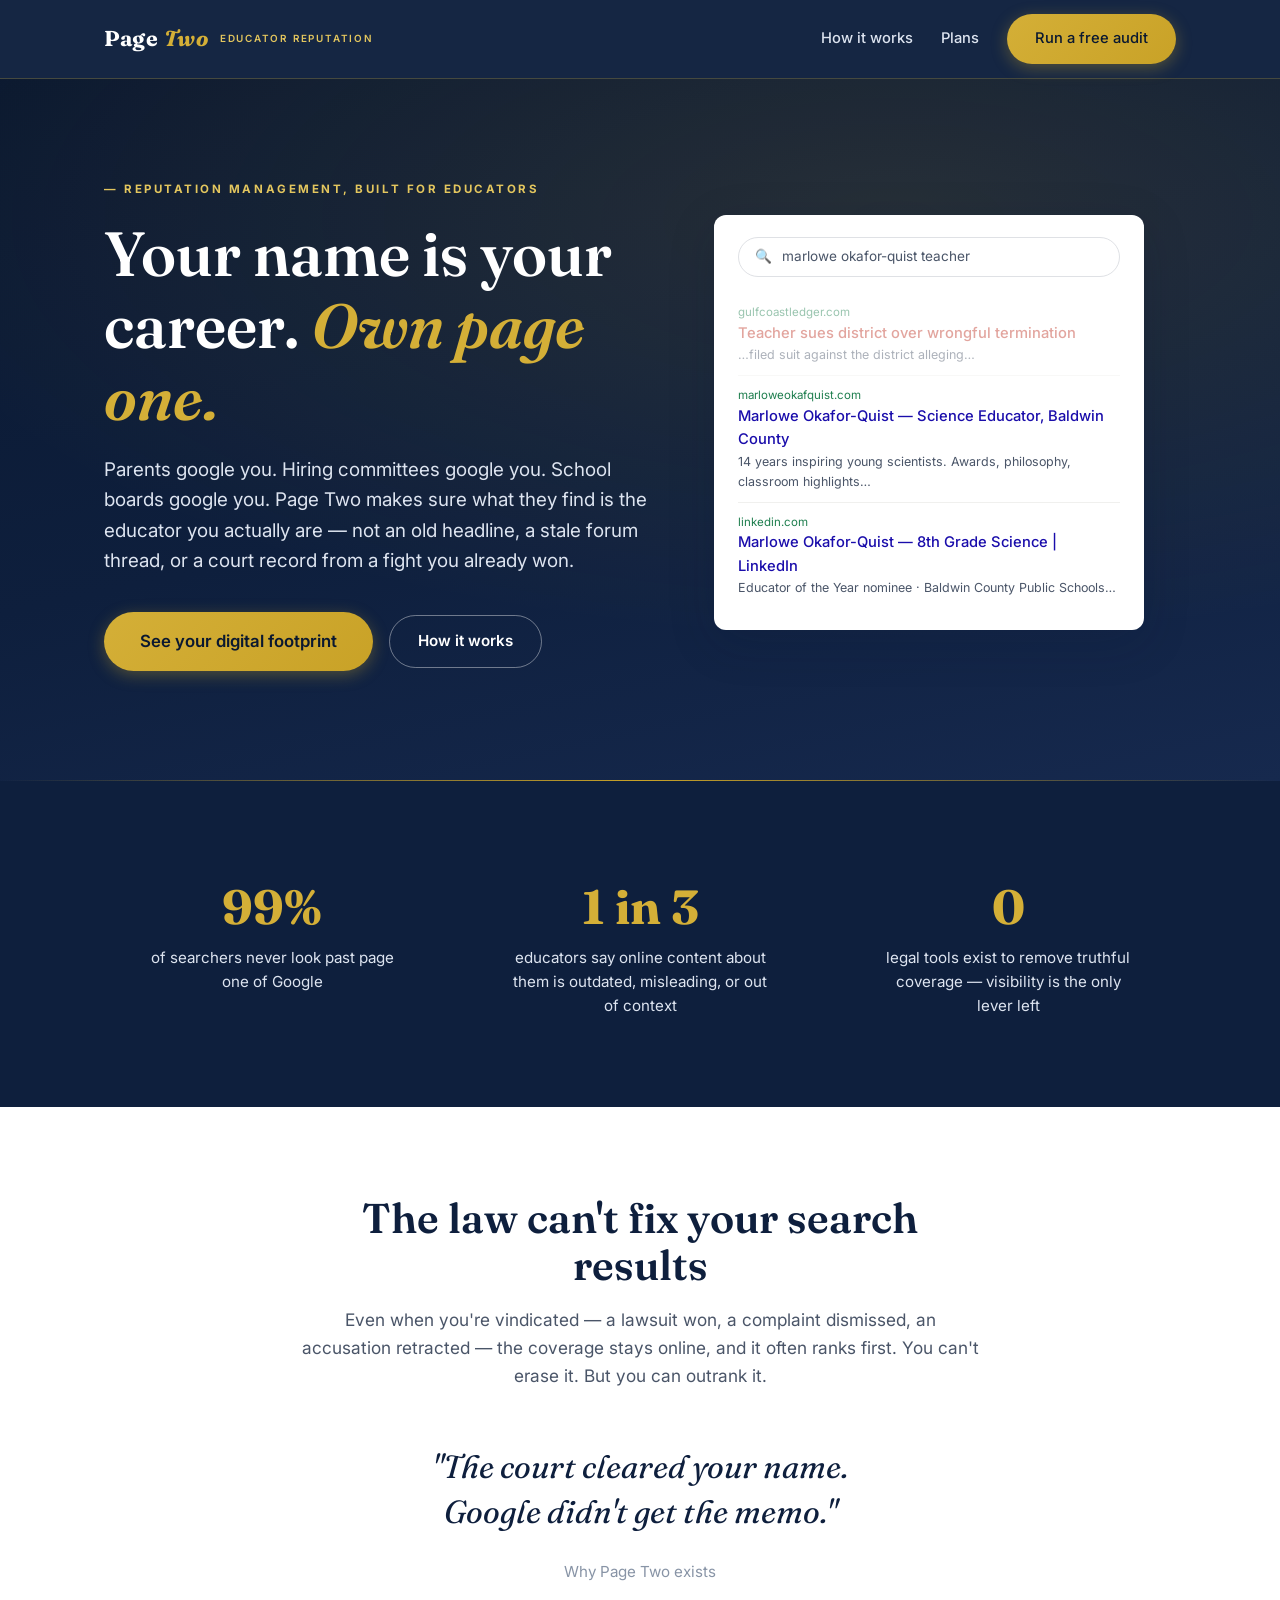
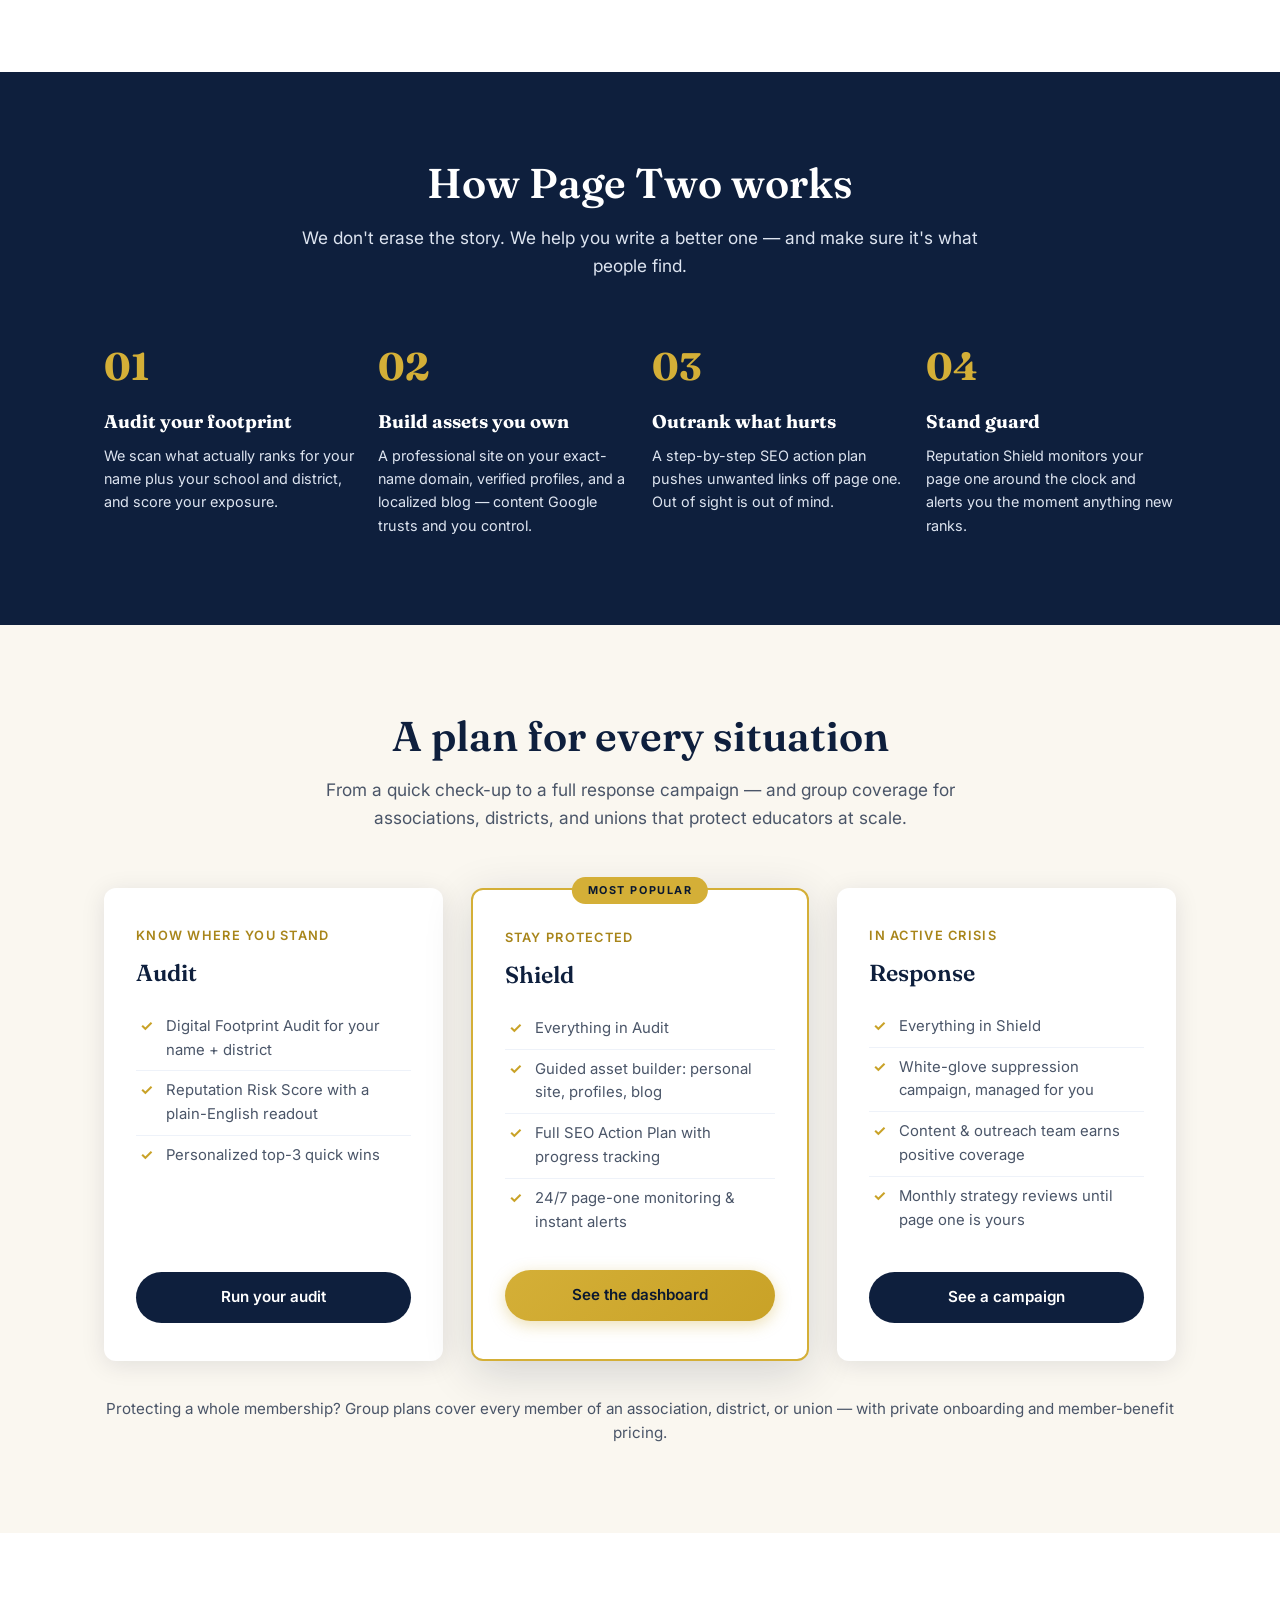
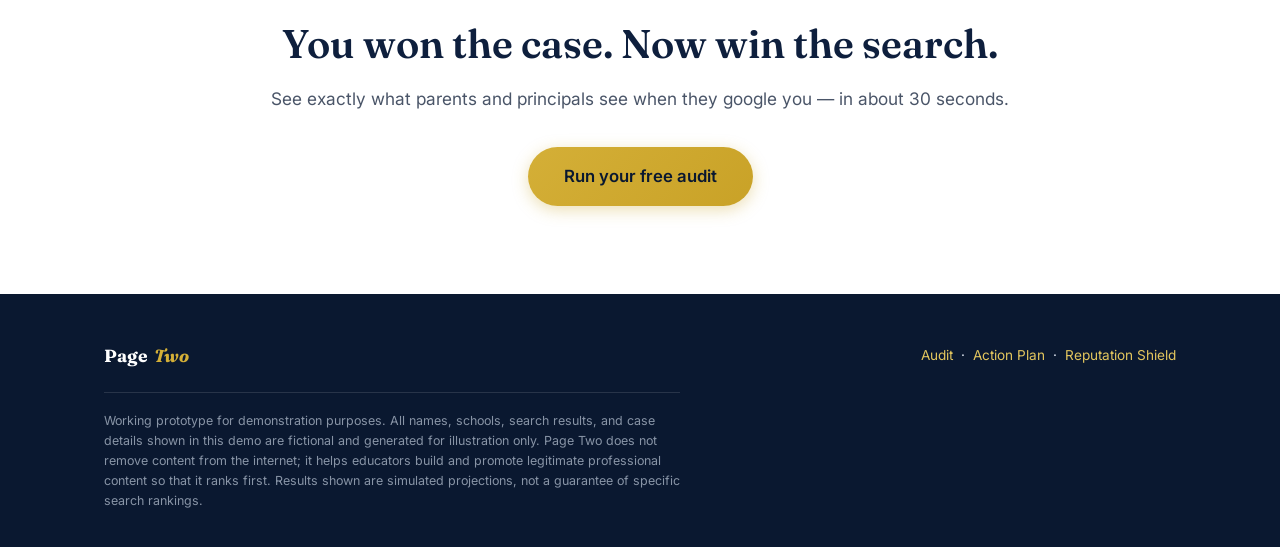
<file: index.html>
<!DOCTYPE html>
<html lang="en">
<head>
  <meta charset="UTF-8" />
  <meta name="viewport" content="width=device-width, initial-scale=1.0" />
  <title>Page Two — Reputation Management for Educators</title>
  <meta name="description" content="Page Two puts educators in control of their digital narrative. Audit your search results, build assets you own, and move what you can't erase out of sight." />
  <link rel="preconnect" href="https://fonts.googleapis.com" />
  <link rel="preconnect" href="https://fonts.gstatic.com" crossorigin />
  <link href="https://fonts.googleapis.com/css2?family=Fraunces:ital,wght@0,400;0,600;0,700;1,400;1,600&family=Inter:wght@400;500;600;700&display=swap" rel="stylesheet" />
  <link rel="stylesheet" href="css/style.css" />
  <link rel="icon" href="data:image/svg+xml,<svg xmlns='http://www.w3.org/2000/svg' viewBox='0 0 100 100'><text y='0.9em' font-size='90'>🛡️</text></svg>" />
</head>
<body>

  <nav class="nav">
    <div class="nav-inner">
      <a class="brand" href="index.html">Page&nbsp;<span class="two">Two</span><span class="brand-sub">Educator Reputation</span></a>
      <div class="nav-links">
        <a href="#how">How it works</a>
        <a href="#tiers">Plans</a>
        <a href="app.html" class="btn btn-gold">Run a free audit</a>
      </div>
    </div>
  </nav>

  <header class="hero">
    <div class="container hero-grid">
      <div>
        <span class="eyebrow">Reputation management, built for educators</span>
        <h1>Your name is your career. <em>Own page one.</em></h1>
        <p class="lede">
          Parents google you. Hiring committees google you. School boards google you.
          Page Two makes sure what they find is the educator you actually are —
          not an old headline, a stale forum thread, or a court record from a fight you already won.
        </p>
        <div class="hero-cta">
          <a href="app.html" class="btn btn-gold btn-lg">See your digital footprint</a>
          <a href="#how" class="btn btn-outline">How it works</a>
        </div>
      </div>
      <aside class="serp-card" aria-hidden="true">
        <div class="serp-bar">🔍 <span>marlowe okafor-quist teacher</span></div>
        <div class="serp-result bad fading">
          <div class="r-url">gulfcoastledger.com</div>
          <div class="r-title">Teacher sues district over wrongful termination</div>
          <div class="r-snip">…filed suit against the district alleging…</div>
        </div>
        <div class="serp-result">
          <div class="r-url">marloweokafquist.com</div>
          <div class="r-title">Marlowe Okafor-Quist — Science Educator, Baldwin County</div>
          <div class="r-snip">14 years inspiring young scientists. Awards, philosophy, classroom highlights…</div>
        </div>
        <div class="serp-result">
          <div class="r-url">linkedin.com</div>
          <div class="r-title">Marlowe Okafor-Quist — 8th Grade Science | LinkedIn</div>
          <div class="r-snip">Educator of the Year nominee · Baldwin County Public Schools…</div>
        </div>
      </aside>
    </div>
  </header>

  <section class="section-navy">
    <div class="container">
      <div class="stat-band">
        <div>
          <div class="stat-num">99%</div>
          <div class="stat-label">of searchers never look past page one of Google</div>
        </div>
        <div>
          <div class="stat-num">1 in 3</div>
          <div class="stat-label">educators say online content about them is outdated, misleading, or out of context</div>
        </div>
        <div>
          <div class="stat-num">0</div>
          <div class="stat-label">legal tools exist to remove truthful coverage — visibility is the only lever left</div>
        </div>
      </div>
    </div>
  </section>

  <section class="section-white" id="problem">
    <div class="container">
      <div class="section-head">
        <h2>The law can't fix your search results</h2>
        <p>
          Even when you're vindicated — a lawsuit won, a complaint dismissed, an accusation
          retracted — the coverage stays online, and it often ranks first. You can't erase it.
          But you can outrank it.
        </p>
      </div>
      <div class="pullquote">
        <blockquote>
          "The court cleared your name.<br />Google didn't get the memo."
        </blockquote>
        <cite>Why Page Two exists</cite>
      </div>
    </div>
  </section>

  <section id="how" class="section-navy">
    <div class="container">
      <div class="section-head">
        <h2>How Page Two works</h2>
        <p>We don't erase the story. We help you write a better one — and make sure it's what people find.</p>
      </div>
      <div class="steps">
        <div class="step">
          <h4>Audit your footprint</h4>
          <p>We scan what actually ranks for your name plus your school and district, and score your exposure.</p>
        </div>
        <div class="step">
          <h4>Build assets you own</h4>
          <p>A professional site on your exact-name domain, verified profiles, and a localized blog — content Google trusts and you control.</p>
        </div>
        <div class="step">
          <h4>Outrank what hurts</h4>
          <p>A step-by-step SEO action plan pushes unwanted links off page one. Out of sight is out of mind.</p>
        </div>
        <div class="step">
          <h4>Stand guard</h4>
          <p>Reputation Shield monitors your page one around the clock and alerts you the moment anything new ranks.</p>
        </div>
      </div>
    </div>
  </section>

  <section id="tiers">
    <div class="container">
      <div class="section-head">
        <h2>A plan for every situation</h2>
        <p>From a quick check-up to a full response campaign — and group coverage for associations, districts, and unions that protect educators at scale.</p>
      </div>
      <div class="cards-3">
        <div class="tier">
          <div class="tier-tag">Know where you stand</div>
          <h3>Audit</h3>
          <ul>
            <li>Digital Footprint Audit for your name + district</li>
            <li>Reputation Risk Score with a plain-English readout</li>
            <li>Personalized top-3 quick wins</li>
          </ul>
          <a href="app.html" class="btn btn-navy">Run your audit</a>
        </div>
        <div class="tier featured">
          <div class="tier-flag">Most popular</div>
          <div class="tier-tag">Stay protected</div>
          <h3>Shield</h3>
          <ul>
            <li>Everything in Audit</li>
            <li>Guided asset builder: personal site, profiles, blog</li>
            <li>Full SEO Action Plan with progress tracking</li>
            <li>24/7 page-one monitoring &amp; instant alerts</li>
          </ul>
          <a href="app.html#dashboard" class="btn btn-gold">See the dashboard</a>
        </div>
        <div class="tier">
          <div class="tier-tag">In active crisis</div>
          <h3>Response</h3>
          <ul>
            <li>Everything in Shield</li>
            <li>White-glove suppression campaign, managed for you</li>
            <li>Content &amp; outreach team earns positive coverage</li>
            <li>Monthly strategy reviews until page one is yours</li>
          </ul>
          <a href="app.html#plan" class="btn btn-navy">See a campaign</a>
        </div>
      </div>
      <p style="text-align:center; margin-top:36px; color:var(--ink-soft); font-size:0.95rem;">
        Protecting a whole membership? Group plans cover every member of an association,
        district, or union — with private onboarding and member-benefit pricing.
      </p>
    </div>
  </section>

  <section class="section-white">
    <div class="container-narrow" style="text-align:center;">
      <h2 style="font-size:clamp(1.8rem,3.5vw,2.5rem); color:var(--navy-800); margin-bottom:18px;">
        You won the case. Now win the search.
      </h2>
      <p style="color:var(--ink-soft); font-size:1.08rem; margin-bottom:34px;">
        See exactly what parents and principals see when they google you — in about 30 seconds.
      </p>
      <a href="app.html" class="btn btn-gold btn-lg">Run your free audit</a>
    </div>
  </section>

  <footer>
    <div class="container">
      <div class="footer-inner">
        <a class="brand" href="index.html" style="font-size:1.1rem;">Page&nbsp;<span class="two">Two</span></a>
        <div>
          <a href="app.html">Audit</a> &nbsp;·&nbsp;
          <a href="app.html#plan">Action Plan</a> &nbsp;·&nbsp;
          <a href="app.html#dashboard">Reputation Shield</a>
        </div>
      </div>
      <p class="demo-note">
        Working prototype for demonstration purposes. All names, schools, search results, and case
        details shown in this demo are fictional and generated for illustration only. Page Two does
        not remove content from the internet; it helps educators build and promote legitimate
        professional content so that it ranks first. Results shown are simulated projections, not a
        guarantee of specific search rankings.
      </p>
    </div>
  </footer>

</body>
</html>
</file>
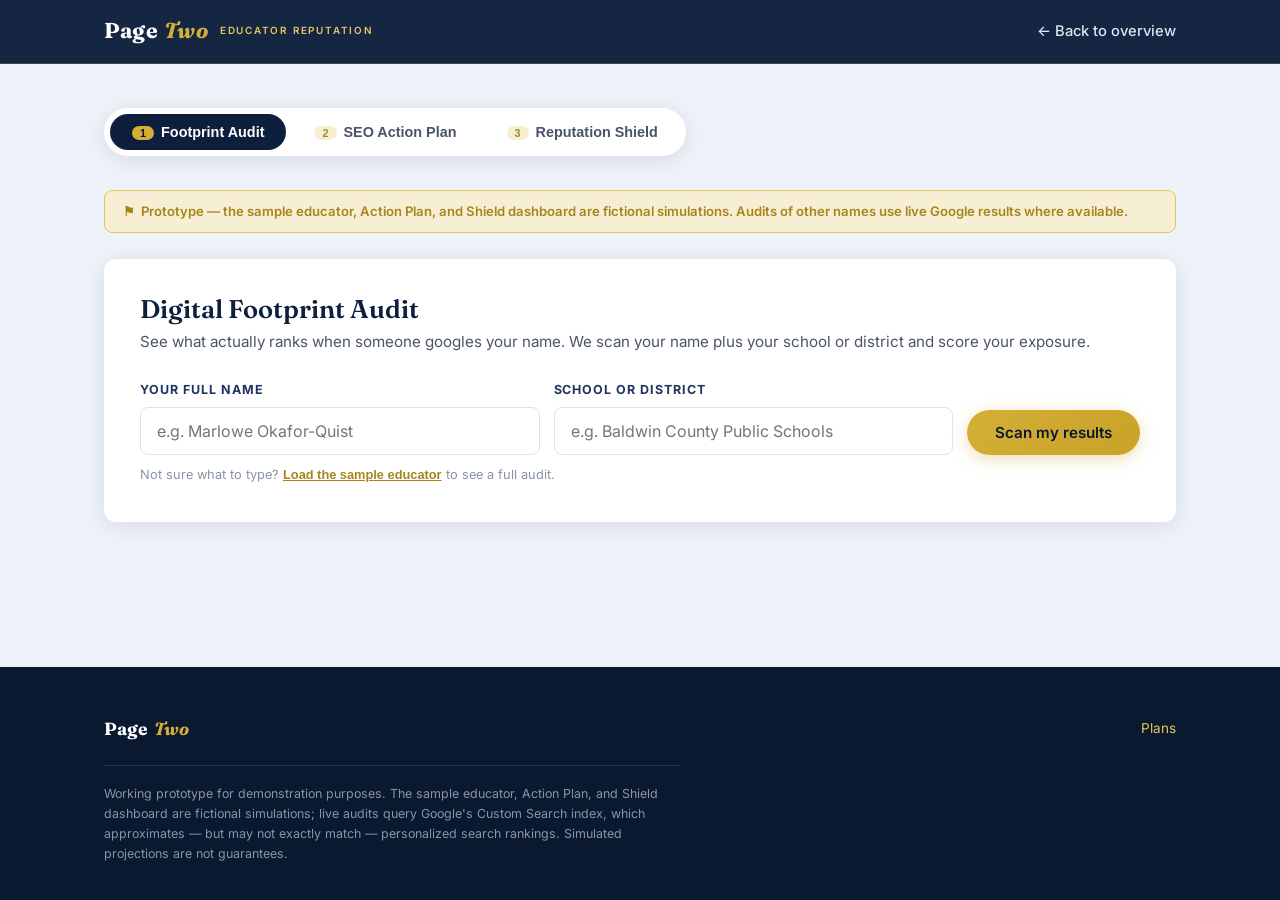
<file: app.html>
<!DOCTYPE html>
<html lang="en">
<head>
  <meta charset="UTF-8" />
  <meta name="viewport" content="width=device-width, initial-scale=1.0" />
  <title>Page Two — Digital Footprint Audit</title>
  <meta name="description" content="Audit your search results, follow your SEO action plan, and monitor page one with Reputation Shield." />
  <link rel="preconnect" href="https://fonts.googleapis.com" />
  <link rel="preconnect" href="https://fonts.gstatic.com" crossorigin />
  <link href="https://fonts.googleapis.com/css2?family=Fraunces:ital,wght@0,400;0,600;0,700;1,400;1,600&family=Inter:wght@400;500;600;700&display=swap" rel="stylesheet" />
  <link rel="stylesheet" href="css/style.css" />
  <link rel="icon" href="data:image/svg+xml,<svg xmlns='http://www.w3.org/2000/svg' viewBox='0 0 100 100'><text y='0.9em' font-size='90'>🛡️</text></svg>" />
</head>
<body class="app-body">

  <nav class="nav">
    <div class="nav-inner">
      <a class="brand" href="index.html">Page&nbsp;<span class="two">Two</span><span class="brand-sub">Educator Reputation</span></a>
      <div class="nav-links">
        <a href="index.html">← Back to overview</a>
      </div>
    </div>
  </nav>

  <main class="app-main">
    <div class="container">

      <div class="app-tabs" role="tablist">
        <button class="app-tab active" data-view="audit" id="tab-audit"><span class="tab-num">1</span>Footprint Audit</button>
        <button class="app-tab" data-view="plan" id="tab-plan"><span class="tab-num">2</span>SEO Action Plan</button>
        <button class="app-tab" data-view="dashboard" id="tab-dashboard"><span class="tab-num">3</span>Reputation Shield</button>
      </div>

      <div class="sim-banner">⚑&nbsp; Prototype — the sample educator, Action Plan, and Shield dashboard are fictional simulations. Audits of other names use live Google results where available.</div>

      <!-- ============================= AUDIT ============================= -->
      <div id="view-audit">
        <div class="panel">
          <h2>Digital Footprint Audit</h2>
          <p class="panel-sub">See what actually ranks when someone googles your name. We scan your name plus your school or district and score your exposure.</p>
          <form class="audit-form" id="audit-form">
            <div class="field">
              <label for="audit-name">Your full name</label>
              <input type="text" id="audit-name" placeholder="e.g. Marlowe Okafor-Quist" autocomplete="off" required />
            </div>
            <div class="field">
              <label for="audit-district">School or district</label>
              <input type="text" id="audit-district" placeholder="e.g. Baldwin County Public Schools" autocomplete="off" />
            </div>
            <button type="submit" class="btn btn-gold" id="audit-go">Scan my results</button>
          </form>
          <p class="hint">Not sure what to type? <button type="button" id="load-sample">Load the sample educator</button> to see a full audit.</p>
        </div>

        <div class="panel hidden" id="scan-panel">
          <div class="scanner">
            <div class="scan-ring"></div>
            <div class="scan-status" id="scan-status">Contacting search index…</div>
            <div class="scan-log" id="scan-log"></div>
          </div>
        </div>

        <div id="audit-results" class="hidden">
          <div class="sim-banner hidden" id="scan-notice"></div>
          <div class="panel fade-in">
            <div class="score-wrap">
              <div class="score-dial">
                <svg width="200" height="200" viewBox="0 0 200 200">
                  <circle cx="100" cy="100" r="86" fill="none" stroke="#eef2f9" stroke-width="16"/>
                  <circle id="score-arc" cx="100" cy="100" r="86" fill="none" stroke="#c0392b" stroke-width="16"
                          stroke-linecap="round" stroke-dasharray="540" stroke-dashoffset="540"/>
                </svg>
                <div class="score-num">
                  <div class="n" id="score-n">0</div>
                  <div class="d">Risk score</div>
                </div>
              </div>
              <div>
                <span class="badge badge-danger" id="score-badge">High Exposure</span>
                <span class="badge badge-gold" id="live-badge">Simulated demo data</span>
                <div class="score-verdict" id="score-verdict" style="margin-top:10px;"></div>
                <p class="score-detail" id="score-summary"></p>
              </div>
            </div>
          </div>

          <div class="panel fade-in">
            <h2 style="font-size:1.25rem;">Page one, right now <span class="badge badge-neutral" style="vertical-align:middle; margin-left:8px;">Top 10 results</span></h2>
            <p class="panel-sub">What a parent, principal, or hiring committee sees first.</p>
            <div id="serp-list"></div>
            <div style="margin-top:28px; text-align:center;">
              <button class="btn btn-gold btn-lg" id="to-plan">Generate my action plan →</button>
            </div>
          </div>
        </div>
      </div>

      <!-- ============================= PLAN ============================= -->
      <div id="view-plan" class="hidden">
        <div class="panel">
          <h2>SEO Action Plan</h2>
          <p class="panel-sub" id="plan-sub">A step-by-step campaign to take over page one for <strong>Marlowe Okafor-Quist</strong> — built from the audit findings.</p>
          <div style="display:flex; gap:10px; flex-wrap:wrap; margin-bottom:8px;">
            <span class="badge badge-ok">2 steps complete</span>
            <span class="badge badge-gold">2 in progress</span>
            <span class="badge badge-neutral">2 upcoming</span>
          </div>
          <div id="plan-list"></div>
          <div style="margin-top:28px; text-align:center;">
            <button class="btn btn-gold btn-lg" id="to-dash">See the campaign working →</button>
          </div>
        </div>
      </div>

      <!-- =========================== DASHBOARD =========================== -->
      <div id="view-dashboard" class="hidden">
        <div class="dash-grid">
          <div class="kpi">
            <div class="kpi-label">Risk score</div>
            <div class="kpi-val" id="kpi-risk">82</div>
            <div class="kpi-delta" id="kpi-risk-delta"></div>
          </div>
          <div class="kpi">
            <div class="kpi-label">Negative links on page 1</div>
            <div class="kpi-val" id="kpi-neg">7</div>
            <div class="kpi-delta" id="kpi-neg-delta"></div>
          </div>
          <div class="kpi">
            <div class="kpi-label">Owned assets on page 1</div>
            <div class="kpi-val" id="kpi-own">0</div>
            <div class="kpi-delta" id="kpi-own-delta"></div>
          </div>
          <div class="kpi">
            <div class="kpi-label">Highest lawsuit link</div>
            <div class="kpi-val" id="kpi-high">#1</div>
            <div class="kpi-delta" id="kpi-high-delta"></div>
          </div>
        </div>

        <div class="panel">
          <h2 style="font-size:1.25rem;">Campaign timeline — watch page one change hands</h2>
          <p class="panel-sub">Drag the timeline to see how owned assets rise and lawsuit coverage sinks over a six-month Shield campaign.</p>
          <div class="timeline-controls">
            <span class="month-label" id="month-label">Baseline</span>
            <input type="range" id="month-slider" min="0" max="6" value="0" step="1" aria-label="Campaign month" />
            <button class="btn btn-navy" id="play-sim" style="padding:10px 22px;">▶ Play 6 months</button>
          </div>
          <div class="rank-track" id="rank-track"></div>
        </div>

        <div class="panel">
          <h2 style="font-size:1.25rem;">Shield alerts</h2>
          <p class="panel-sub">Reputation Shield watches your page one 24/7 and tells you the moment anything changes.</p>
          <div id="alert-list"></div>
        </div>
      </div>

    </div>
  </main>

  <footer>
    <div class="container">
      <div class="footer-inner">
        <a class="brand" href="index.html" style="font-size:1.1rem;">Page&nbsp;<span class="two">Two</span></a>
        <div><a href="index.html#tiers">Plans</a></div>
      </div>
      <p class="demo-note">
        Working prototype for demonstration purposes. The sample educator, Action Plan, and Shield
        dashboard are fictional simulations; live audits query Google's Custom Search index, which
        approximates — but may not exactly match — personalized search rankings. Simulated
        projections are not guarantees.
      </p>
    </div>
  </footer>

  <script src="js/data.js"></script>
  <script src="js/app.js"></script>
</body>
</html>
</file>
<file: css/style.css>
/* ==========================================================================
   Page Two — Design System
   Deep navy + gold. Trustworthy, collegiate, quietly premium.
   ========================================================================== */

:root {
  --navy-900: #0a1830;
  --navy-800: #0e1f3d;
  --navy-700: #16294e;
  --navy-600: #1f3560;
  --navy-500: #2d4778;
  --navy-100: #dde4f0;
  --navy-50: #eef2f9;

  --gold-600: #a8851a;
  --gold-500: #c9a227;
  --gold-400: #d4af37;
  --gold-300: #e3c65e;
  --gold-100: #f7efd4;

  --cream: #faf7f0;
  --white: #ffffff;
  --ink: #1a2333;
  --ink-soft: #4a5568;
  --ink-faint: #8894a6;

  --danger: #c0392b;
  --danger-soft: #fdeceb;
  --warn: #b9770e;
  --warn-soft: #fdf3e3;
  --ok: #1e7e4e;
  --ok-soft: #e6f4ec;

  --radius: 12px;
  --radius-sm: 8px;
  --shadow: 0 4px 24px rgba(10, 24, 48, 0.10);
  --shadow-lg: 0 12px 48px rgba(10, 24, 48, 0.16);

  --font-display: "Fraunces", Georgia, serif;
  --font-body: "Inter", -apple-system, BlinkMacSystemFont, "Segoe UI", sans-serif;
}

* { margin: 0; padding: 0; box-sizing: border-box; }

html { scroll-behavior: smooth; }

body {
  font-family: var(--font-body);
  color: var(--ink);
  background: var(--cream);
  line-height: 1.6;
  -webkit-font-smoothing: antialiased;
}

img { max-width: 100%; }

.container { max-width: 1120px; margin: 0 auto; padding: 0 24px; }
.container-narrow { max-width: 820px; margin: 0 auto; padding: 0 24px; }

h1, h2, h3, .display { font-family: var(--font-display); font-weight: 600; line-height: 1.15; }

/* --------------------------------------------------------------------------
   Navigation
   -------------------------------------------------------------------------- */
.nav {
  position: sticky; top: 0; z-index: 100;
  background: rgba(14, 31, 61, 0.97);
  backdrop-filter: blur(8px);
  border-bottom: 1px solid rgba(212, 175, 55, 0.25);
}
.nav-inner {
  max-width: 1120px; margin: 0 auto; padding: 14px 24px;
  display: flex; align-items: center; justify-content: space-between; gap: 24px;
}
.brand {
  display: flex; align-items: baseline; gap: 2px;
  font-family: var(--font-display); font-size: 1.35rem; font-weight: 700;
  color: var(--white); text-decoration: none; letter-spacing: 0.01em;
}
.brand .two { color: var(--gold-400); font-style: italic; }
.brand-sub {
  font-family: var(--font-body); font-size: 0.62rem; font-weight: 600;
  letter-spacing: 0.18em; text-transform: uppercase; color: var(--gold-300);
  margin-left: 10px; align-self: center;
}
.nav-links { display: flex; align-items: center; gap: 28px; }
.nav-links a {
  color: var(--navy-100); text-decoration: none; font-size: 0.92rem; font-weight: 500;
  transition: color 0.15s;
}
.nav-links a:hover { color: var(--gold-300); }
.nav-links a.btn { color: var(--navy-900); }

/* --------------------------------------------------------------------------
   Buttons
   -------------------------------------------------------------------------- */
.btn {
  display: inline-block; padding: 13px 28px; border-radius: 999px;
  font-family: var(--font-body); font-weight: 600; font-size: 0.95rem;
  text-decoration: none; cursor: pointer; border: none;
  transition: transform 0.15s, box-shadow 0.15s, background 0.15s;
}
.btn-gold {
  background: linear-gradient(135deg, var(--gold-400), var(--gold-500));
  color: var(--navy-900);
  box-shadow: 0 4px 16px rgba(201, 162, 39, 0.35);
}
.btn-gold:hover { transform: translateY(-1px); box-shadow: 0 6px 22px rgba(201, 162, 39, 0.45); }
.btn-outline {
  background: transparent; color: var(--white);
  border: 1.5px solid rgba(255, 255, 255, 0.4);
}
.btn-outline:hover { border-color: var(--gold-400); color: var(--gold-300); }
.btn-navy { background: var(--navy-800); color: var(--white); }
.btn-navy:hover { background: var(--navy-600); }
.btn-lg { padding: 16px 36px; font-size: 1.05rem; }
.btn:disabled { opacity: 0.55; cursor: not-allowed; transform: none; }

/* --------------------------------------------------------------------------
   Hero
   -------------------------------------------------------------------------- */
.hero {
  background:
    radial-gradient(ellipse 80% 60% at 70% 20%, rgba(212, 175, 55, 0.13), transparent),
    linear-gradient(168deg, var(--navy-900) 0%, var(--navy-800) 55%, var(--navy-700) 100%);
  color: var(--white);
  padding: 96px 0 110px;
  position: relative; overflow: hidden;
}
.hero::after {
  content: ""; position: absolute; inset: auto 0 0 0; height: 1px;
  background: linear-gradient(90deg, transparent, var(--gold-500), transparent);
}
.hero h1 { font-size: clamp(2.3rem, 5.2vw, 3.9rem); max-width: 17ch; margin-bottom: 22px; }
.hero h1 em { color: var(--gold-400); font-style: italic; }
.hero .lede {
  font-size: 1.18rem; color: var(--navy-100); max-width: 56ch; margin-bottom: 36px; font-weight: 400;
}
.hero-cta { display: flex; gap: 16px; flex-wrap: wrap; align-items: center; }
.eyebrow {
  display: inline-block; font-size: 0.72rem; font-weight: 700; letter-spacing: 0.22em;
  text-transform: uppercase; color: var(--gold-300); margin-bottom: 20px;
}
.eyebrow::before { content: "— "; }

/* Fake SERP card floating in hero */
.serp-card {
  background: var(--white); border-radius: var(--radius); box-shadow: var(--shadow-lg);
  padding: 22px 24px; color: var(--ink); max-width: 430px; font-size: 0.85rem;
}
.serp-card .serp-bar {
  display: flex; align-items: center; gap: 10px; border: 1px solid #dfe1e5;
  border-radius: 999px; padding: 8px 16px; margin-bottom: 16px; color: var(--ink-soft);
}
.serp-result { padding: 10px 0; border-bottom: 1px solid #f0f0ee; }
.serp-result:last-child { border-bottom: none; }
.serp-result .r-url { font-size: 0.72rem; color: #1e7e4e; }
.serp-result .r-title { color: #1a0dab; font-weight: 500; font-size: 0.92rem; }
.serp-result.bad .r-title { color: var(--danger); }
.serp-result .r-snip { color: var(--ink-soft); font-size: 0.78rem; }
.serp-result.fading { opacity: 0.45; }

.hero-grid { display: grid; grid-template-columns: 1.2fr 1fr; gap: 56px; align-items: center; }
@media (max-width: 880px) { .hero-grid { grid-template-columns: 1fr; } .serp-card { display: none; } }

/* --------------------------------------------------------------------------
   Sections
   -------------------------------------------------------------------------- */
section { padding: 88px 0; }
.section-head { text-align: center; max-width: 680px; margin: 0 auto 56px; }
.section-head h2 { font-size: clamp(1.8rem, 3.5vw, 2.6rem); margin-bottom: 16px; color: var(--navy-800); }
.section-head p { color: var(--ink-soft); font-size: 1.08rem; }

.section-navy { background: var(--navy-800); color: var(--white); }
.section-navy .section-head h2 { color: var(--white); }
.section-navy .section-head p { color: var(--navy-100); }
.section-white { background: var(--white); }

/* Stat band */
.stat-band { display: grid; grid-template-columns: repeat(3, 1fr); gap: 32px; text-align: center; }
.stat-band .stat-num {
  font-family: var(--font-display); font-size: 3rem; font-weight: 700; color: var(--gold-400);
}
.stat-band .stat-label { color: var(--navy-100); font-size: 0.95rem; max-width: 26ch; margin: 0 auto; }
@media (max-width: 720px) { .stat-band { grid-template-columns: 1fr; } }

/* Cards */
.cards-3 { display: grid; grid-template-columns: repeat(3, 1fr); gap: 28px; }
@media (max-width: 880px) { .cards-3 { grid-template-columns: 1fr; } }
.card {
  background: var(--white); border-radius: var(--radius); padding: 34px 30px;
  box-shadow: var(--shadow); border-top: 3px solid var(--gold-400);
}
.card h3 { font-size: 1.3rem; color: var(--navy-800); margin-bottom: 12px; }
.card p { color: var(--ink-soft); font-size: 0.95rem; }
.card .card-icon { font-size: 1.9rem; margin-bottom: 18px; display: block; }

/* Tier cards */
.tier {
  background: var(--white); border-radius: var(--radius); padding: 38px 32px;
  box-shadow: var(--shadow); position: relative; display: flex; flex-direction: column;
}
.tier.featured { border: 2px solid var(--gold-400); box-shadow: var(--shadow-lg); }
.tier .tier-flag {
  position: absolute; top: -13px; left: 50%; transform: translateX(-50%);
  background: var(--gold-400); color: var(--navy-900); font-size: 0.68rem; font-weight: 700;
  letter-spacing: 0.14em; text-transform: uppercase; padding: 5px 16px; border-radius: 999px;
  white-space: nowrap;
}
.tier h3 { font-size: 1.45rem; color: var(--navy-800); }
.tier .tier-tag { color: var(--gold-600); font-size: 0.8rem; font-weight: 600; letter-spacing: 0.1em; text-transform: uppercase; margin-bottom: 14px; }
.tier ul { list-style: none; margin: 20px 0 28px; flex: 1; }
.tier li { padding: 8px 0 8px 30px; position: relative; color: var(--ink-soft); font-size: 0.93rem; border-bottom: 1px solid var(--navy-50); }
.tier li:last-child { border-bottom: none; }
.tier li::before { content: "✓"; position: absolute; left: 4px; color: var(--gold-500); font-weight: 700; }
.tier .btn { text-align: center; }

/* Steps */
.steps { display: grid; grid-template-columns: repeat(4, 1fr); gap: 24px; counter-reset: step; }
@media (max-width: 880px) { .steps { grid-template-columns: repeat(2, 1fr); } }
@media (max-width: 560px) { .steps { grid-template-columns: 1fr; } }
.step { counter-increment: step; }
.step::before {
  content: counter(step, decimal-leading-zero);
  font-family: var(--font-display); font-size: 2.4rem; font-weight: 700;
  color: var(--gold-400); display: block; margin-bottom: 10px;
}
.step h4 { color: var(--white); font-family: var(--font-display); font-size: 1.15rem; margin-bottom: 8px; }
.step p { color: var(--navy-100); font-size: 0.9rem; }

/* Quote */
.pullquote {
  max-width: 760px; margin: 0 auto; text-align: center;
}
.pullquote blockquote {
  font-family: var(--font-display); font-size: clamp(1.4rem, 2.8vw, 2rem);
  color: var(--navy-800); font-style: italic; line-height: 1.4; margin-bottom: 24px;
}
.pullquote cite { color: var(--ink-faint); font-style: normal; font-size: 0.95rem; }

/* Footer */
footer {
  background: var(--navy-900); color: var(--navy-100); padding: 48px 0 36px;
  font-size: 0.85rem;
}
.footer-inner { display: flex; justify-content: space-between; gap: 24px; flex-wrap: wrap; align-items: center; }
footer a { color: var(--gold-300); text-decoration: none; }
.demo-note {
  margin-top: 22px; padding-top: 18px; border-top: 1px solid rgba(255,255,255,0.12);
  color: var(--ink-faint); font-size: 0.78rem; max-width: 72ch;
}

/* --------------------------------------------------------------------------
   App (audit / plan / dashboard)
   -------------------------------------------------------------------------- */
.app-body { background: var(--navy-50); min-height: 100vh; display: flex; flex-direction: column; }
.app-main { flex: 1; padding: 44px 0 72px; }

.app-tabs { display: flex; gap: 6px; margin-bottom: 34px; background: var(--white); padding: 6px; border-radius: 999px; box-shadow: var(--shadow); width: fit-content; }
.app-tab {
  padding: 10px 22px; border-radius: 999px; font-size: 0.9rem; font-weight: 600;
  color: var(--ink-soft); text-decoration: none; cursor: pointer; border: none; background: none;
  transition: all 0.15s; white-space: nowrap;
}
.app-tab.active { background: var(--navy-800); color: var(--white); }
.app-tab:not(.active):hover { color: var(--navy-800); }
.app-tab .tab-num {
  display: inline-block; font-size: 0.68rem; background: var(--gold-100); color: var(--gold-600);
  border-radius: 999px; padding: 1px 8px; margin-right: 7px; font-weight: 700;
}
.app-tab.active .tab-num { background: var(--gold-400); color: var(--navy-900); }
@media (max-width: 720px) { .app-tabs { width: 100%; overflow-x: auto; } }

.panel { background: var(--white); border-radius: var(--radius); box-shadow: var(--shadow); padding: 36px; }
.panel + .panel { margin-top: 24px; }
.panel h2 { color: var(--navy-800); font-size: 1.6rem; margin-bottom: 6px; }
.panel .panel-sub { color: var(--ink-soft); margin-bottom: 26px; font-size: 0.95rem; }

/* Audit form */
.audit-form { display: grid; grid-template-columns: 1fr 1fr auto; gap: 14px; align-items: end; }
@media (max-width: 720px) { .audit-form { grid-template-columns: 1fr; } }
.field label { display: block; font-size: 0.78rem; font-weight: 700; letter-spacing: 0.08em; text-transform: uppercase; color: var(--navy-600); margin-bottom: 7px; }
.field input, .field select {
  width: 100%; padding: 13px 16px; border: 1.5px solid var(--navy-100); border-radius: var(--radius-sm);
  font-family: var(--font-body); font-size: 1rem; color: var(--ink); background: var(--white);
  transition: border 0.15s;
}
.field input:focus, .field select:focus { outline: none; border-color: var(--gold-500); }
.hint { font-size: 0.8rem; color: var(--ink-faint); margin-top: 10px; }
.hint button { background: none; border: none; color: var(--gold-600); font-weight: 600; cursor: pointer; font-size: 0.8rem; text-decoration: underline; }

/* Scanning animation */
.scanner { text-align: center; padding: 48px 20px; }
.scan-ring {
  width: 74px; height: 74px; margin: 0 auto 24px; border-radius: 50%;
  border: 4px solid var(--navy-100); border-top-color: var(--gold-500);
  animation: spin 0.9s linear infinite;
}
@keyframes spin { to { transform: rotate(360deg); } }
.scan-status { font-weight: 600; color: var(--navy-800); min-height: 1.6em; }
.scan-log { margin-top: 10px; color: var(--ink-faint); font-size: 0.85rem; min-height: 1.4em; }

/* Risk score */
.score-wrap { display: grid; grid-template-columns: 220px 1fr; gap: 40px; align-items: center; }
@media (max-width: 720px) { .score-wrap { grid-template-columns: 1fr; text-align: center; } }
.score-dial { position: relative; width: 200px; height: 200px; margin: 0 auto; }
.score-dial svg { transform: rotate(-90deg); }
.score-num {
  position: absolute; inset: 0; display: flex; flex-direction: column;
  align-items: center; justify-content: center;
}
.score-num .n { font-family: var(--font-display); font-size: 3.2rem; font-weight: 700; color: var(--danger); line-height: 1; }
.score-num .d { font-size: 0.75rem; color: var(--ink-faint); letter-spacing: 0.1em; text-transform: uppercase; margin-top: 4px; }
.score-verdict { font-family: var(--font-display); font-size: 1.5rem; color: var(--navy-800); margin-bottom: 10px; }
.score-detail { color: var(--ink-soft); font-size: 0.95rem; max-width: 52ch; }

.badge { display: inline-block; padding: 3px 12px; border-radius: 999px; font-size: 0.72rem; font-weight: 700; letter-spacing: 0.06em; text-transform: uppercase; }
.badge-danger { background: var(--danger-soft); color: var(--danger); }
.badge-warn { background: var(--warn-soft); color: var(--warn); }
.badge-ok { background: var(--ok-soft); color: var(--ok); }
.badge-neutral { background: var(--navy-50); color: var(--navy-600); }
.badge-gold { background: var(--gold-100); color: var(--gold-600); }

/* SERP results list */
.result-row {
  display: grid; grid-template-columns: 44px 1fr auto; gap: 18px; align-items: start;
  padding: 18px 4px; border-bottom: 1px solid var(--navy-50);
}
.result-row:last-child { border-bottom: none; }
.result-pos {
  font-family: var(--font-display); font-size: 1.25rem; font-weight: 700; color: var(--ink-faint);
  background: var(--navy-50); border-radius: var(--radius-sm); width: 44px; height: 44px;
  display: flex; align-items: center; justify-content: center;
}
.result-row.bad .result-pos { background: var(--danger-soft); color: var(--danger); }
.result-row.good .result-pos { background: var(--ok-soft); color: var(--ok); }
.result-title { font-weight: 600; color: var(--navy-800); font-size: 1rem; }
.result-url { font-size: 0.78rem; color: var(--ok); margin-bottom: 3px; }
.result-snip { font-size: 0.86rem; color: var(--ink-soft); }
.result-tag { justify-self: end; }
@media (max-width: 640px) { .result-row { grid-template-columns: 36px 1fr; } .result-tag { display: none; } }

/* Action plan */
.plan-item {
  display: grid; grid-template-columns: 52px 1fr; gap: 20px;
  padding: 24px 4px; border-bottom: 1px solid var(--navy-50);
}
.plan-item:last-child { border-bottom: none; }
.plan-num {
  width: 52px; height: 52px; border-radius: 50%; background: var(--navy-800); color: var(--gold-400);
  font-family: var(--font-display); font-size: 1.3rem; font-weight: 700;
  display: flex; align-items: center; justify-content: center;
}
.plan-item.done .plan-num { background: var(--ok); color: var(--white); }
.plan-title { font-weight: 700; color: var(--navy-800); font-size: 1.08rem; margin-bottom: 4px; }
.plan-desc { color: var(--ink-soft); font-size: 0.92rem; margin-bottom: 12px; }
.plan-meta { display: flex; gap: 10px; flex-wrap: wrap; }

/* Dashboard */
.dash-grid { display: grid; grid-template-columns: repeat(4, 1fr); gap: 20px; margin-bottom: 24px; }
@media (max-width: 880px) { .dash-grid { grid-template-columns: repeat(2, 1fr); } }
.kpi { background: var(--white); border-radius: var(--radius); box-shadow: var(--shadow); padding: 24px; }
.kpi .kpi-label { font-size: 0.75rem; font-weight: 700; letter-spacing: 0.1em; text-transform: uppercase; color: var(--ink-faint); margin-bottom: 8px; }
.kpi .kpi-val { font-family: var(--font-display); font-size: 2.2rem; font-weight: 700; color: var(--navy-800); line-height: 1.1; }
.kpi .kpi-delta { font-size: 0.82rem; font-weight: 600; margin-top: 6px; }
.kpi .up { color: var(--ok); } .kpi .down { color: var(--danger); }

.timeline-controls { display: flex; align-items: center; gap: 18px; margin: 8px 0 22px; flex-wrap: wrap; }
.timeline-controls input[type="range"] { flex: 1; min-width: 200px; accent-color: var(--gold-500); }
.month-label { font-family: var(--font-display); font-weight: 700; color: var(--navy-800); font-size: 1.1rem; min-width: 150px; }

.rank-track { display: flex; flex-direction: column; gap: 8px; }
.rank-item {
  display: grid; grid-template-columns: 1fr 120px; gap: 14px; align-items: center;
  padding: 12px 16px; border-radius: var(--radius-sm); background: var(--navy-50);
  transition: all 0.4s ease;
}
.rank-item.negative { background: var(--danger-soft); }
.rank-item.positive { background: var(--ok-soft); }
.rank-item .ri-name { font-size: 0.88rem; font-weight: 600; color: var(--ink); }
.rank-item .ri-pos { text-align: right; font-family: var(--font-display); font-weight: 700; font-size: 1rem; }
.rank-item.negative .ri-pos { color: var(--danger); }
.rank-item.positive .ri-pos { color: var(--ok); }

.alert-row { display: flex; gap: 16px; padding: 14px 4px; border-bottom: 1px solid var(--navy-50); align-items: baseline; }
.alert-row:last-child { border-bottom: none; }
.alert-date { font-size: 0.78rem; color: var(--ink-faint); min-width: 84px; font-weight: 600; }
.alert-text { font-size: 0.9rem; color: var(--ink-soft); }
.alert-text strong { color: var(--navy-800); }

.sim-banner {
  background: var(--gold-100); border: 1px solid var(--gold-300); color: var(--gold-600);
  border-radius: var(--radius-sm); padding: 10px 18px; font-size: 0.82rem; font-weight: 600;
  margin-bottom: 26px; display: flex; align-items: center; gap: 10px;
}

.hidden { display: none !important; }
.fade-in { animation: fadeIn 0.5s ease; }
@keyframes fadeIn { from { opacity: 0; transform: translateY(8px); } to { opacity: 1; transform: none; } }
</file>
